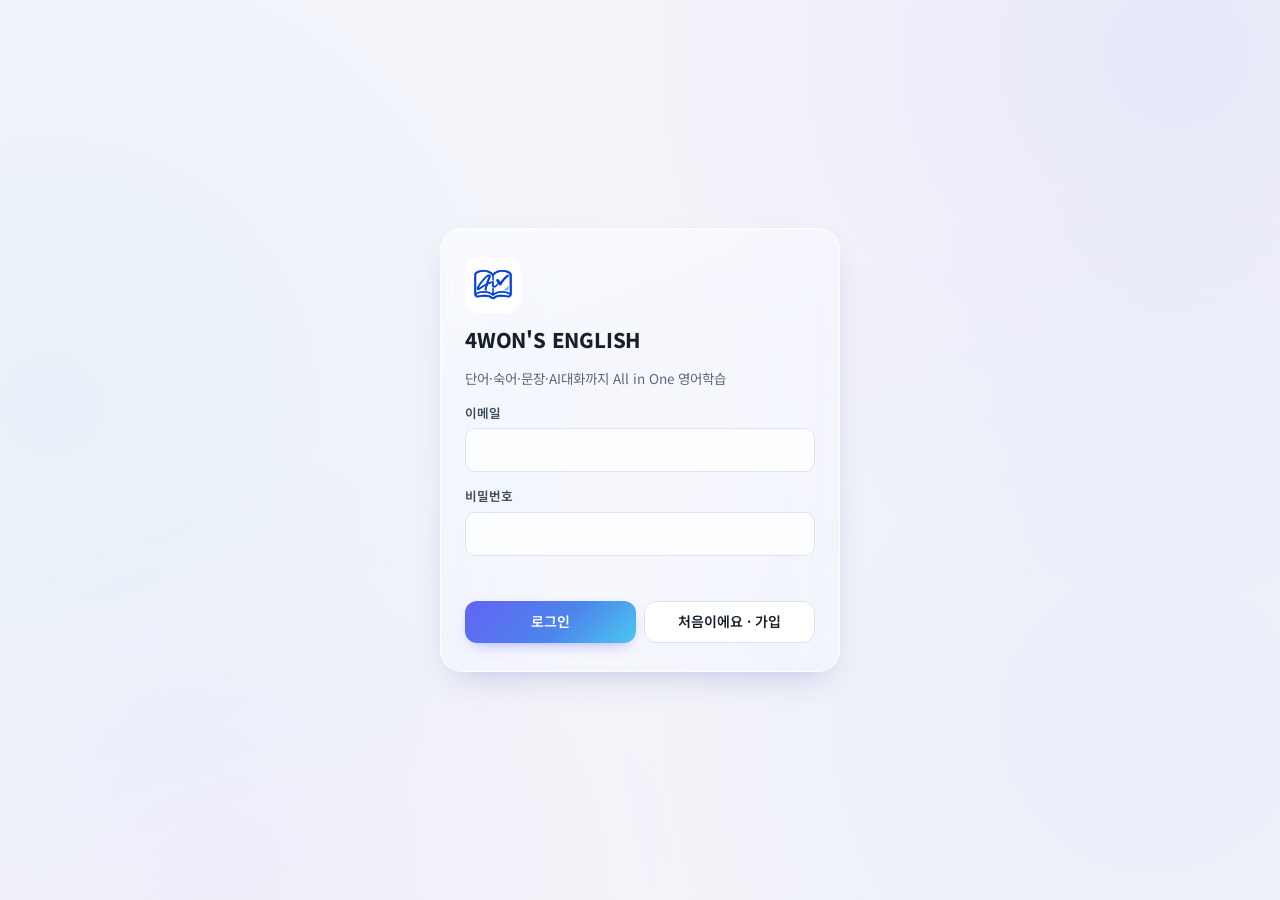
<file: docs/index.html>
<!doctype html>
<html lang="ko">
<head>
<meta charset="utf-8">
<meta name="viewport" content="width=device-width,initial-scale=1,viewport-fit=cover">
<title>4WON'S ENGLISH</title>
<meta name="description" content="하루 한 챕터 필수 영단어와 하루 한 표현 말하기 연습">
<meta name="theme-color" content="#f3f4f9">
<meta name="color-scheme" content="light">
<link rel="manifest" href="manifest.webmanifest">
<link rel="icon" type="image/png" href="icons/icon-192.png">
<link rel="apple-touch-icon" sizes="180x180" href="icons/apple-touch-icon-v2.png">
<meta name="apple-mobile-web-app-capable" content="yes">
<meta name="mobile-web-app-capable" content="yes">
<meta name="apple-mobile-web-app-status-bar-style" content="default">
<meta name="apple-mobile-web-app-title" content="4WON'S ENGLISH">
<link rel="preconnect" href="https://fonts.googleapis.com">
<link rel="preconnect" href="https://fonts.gstatic.com" crossorigin>
<link rel="stylesheet" href="https://fonts.googleapis.com/css2?family=Noto+Sans+KR:wght@400;500;700;800&display=swap">
<link rel="stylesheet" href="styles.css">
</head>
<body>

<section class="auth" id="auth" hidden>
  <form class="auth-card" id="authForm" novalidate>
    <img src="icons/icon-192.png" alt="" width="56" height="56">
    <h1>4WON'S ENGLISH</h1>
    <p>단어·숙어·문장·AI대화까지 All in One 영어학습</p>
    <div class="field">
      <label for="a-email">이메일</label>
      <input type="email" id="a-email" autocomplete="username" required>
    </div>
    <div class="field">
      <label for="a-pw">비밀번호</label>
      <input type="password" id="a-pw" autocomplete="current-password" minlength="8" required>
    </div>
    <div class="auth-msg" id="authMsg" role="status"></div>
    <div class="auth-acts">
      <button type="submit" class="btn primary" id="authLogin">로그인</button>
      <button type="button" class="btn" id="authSignup">처음이에요 · 가입</button>
    </div>
  </form>
</section>

<div class="shell" id="main" hidden>
  <aside class="side" aria-label="메뉴">
    <a class="side-brand" href="#home"><img src="icons/icon-192.png" alt="" width="30" height="30"><b>4WON'S ENGLISH</b></a>
    <nav class="side-nav" aria-label="화면">
      <button type="button" data-tab="home"><svg viewBox="0 0 24 24"><path d="M4 11l8-6.5 8 6.5"/><path d="M6 9.5V19h12V9.5"/></svg><span>홈</span></button>
      <button type="button" data-tab="words"><svg viewBox="0 0 24 24"><rect x="4" y="4" width="13" height="16" rx="2"/><path d="M8 9h5M8 13h3"/><path d="M17 7.5l3 1v11l-9 1"/></svg><span>단어장</span></button>
      <button type="button" data-tab="speak"><svg viewBox="0 0 24 24"><rect x="9" y="3" width="6" height="11" rx="3"/><path d="M5.5 11a6.5 6.5 0 0 0 13 0M12 17.5V21"/></svg><span>말하기</span></button>
      <button type="button" data-tab="wrong"><svg viewBox="0 0 24 24"><path d="M6 3.5h9l3 3V20.5H6z"/><path d="M9.5 10.5l5 5M14.5 10.5l-5 5"/></svg><span>오답 노트</span></button>
    </nav>
    <div class="side-foot">
      <p class="sync-line"><span class="sync-dot js-sync-dot"></span><span class="js-sync-note"></span></p>
      <button type="button" class="iconbtn js-settings" aria-label="설정" title="설정"><svg viewBox="0 0 24 24"><circle cx="12" cy="12" r="3"/><path d="M12 2.8v2.4M12 18.8v2.4M21.2 12h-2.4M5.2 12H2.8M18.5 5.5l-1.7 1.7M7.2 16.8l-1.7 1.7M18.5 18.5l-1.7-1.7M7.2 7.2L5.5 5.5"/></svg></button>
    </div>
  </aside>
  <div class="mainarea">
    <div class="mtop">
      <a class="brand" href="#home"><img src="icons/icon-192.png" alt="" width="30" height="30"><span><b>4WON'S ENGLISH</b><small><span class="sync-dot js-sync-dot"></span><span class="js-sync-note"></span></small></span></a>
      <button type="button" class="iconbtn js-settings" aria-label="설정" title="설정"><svg viewBox="0 0 24 24"><circle cx="12" cy="12" r="3"/><path d="M12 2.8v2.4M12 18.8v2.4M21.2 12h-2.4M5.2 12H2.8M18.5 5.5l-1.7 1.7M7.2 16.8l-1.7 1.7M18.5 18.5l-1.7-1.7M7.2 7.2L5.5 5.5"/></svg></button>
    </div>
    <main class="view" id="view"></main>
  </div>
  <nav class="bottom-nav" aria-label="화면">
      <button type="button" data-tab="home"><svg viewBox="0 0 24 24"><path d="M4 11l8-6.5 8 6.5"/><path d="M6 9.5V19h12V9.5"/></svg><span>홈</span></button>
      <button type="button" data-tab="words"><svg viewBox="0 0 24 24"><rect x="4" y="4" width="13" height="16" rx="2"/><path d="M8 9h5M8 13h3"/><path d="M17 7.5l3 1v11l-9 1"/></svg><span>단어장</span></button>
      <button type="button" data-tab="speak"><svg viewBox="0 0 24 24"><rect x="9" y="3" width="6" height="11" rx="3"/><path d="M5.5 11a6.5 6.5 0 0 0 13 0M12 17.5V21"/></svg><span>말하기</span></button>
      <button type="button" data-tab="wrong"><svg viewBox="0 0 24 24"><path d="M6 3.5h9l3 3V20.5H6z"/><path d="M9.5 10.5l5 5M14.5 10.5l-5 5"/></svg><span>오답 노트</span></button>
  </nav>
</div>

<dialog class="sheet" id="settings" aria-labelledby="settingsTitle">
  <div class="sheet-head"><h2 id="settingsTitle">설정</h2><button type="button" class="icon-btn" id="settingsClose" aria-label="닫기">×</button></div>
  <div id="settingsBody"></div>
</dialog>

<script src="vendor/supabase.js"></script>
<script src="config.js"></script>
<script type="module" src="js/main.js"></script>
</body>
</html>
</file>
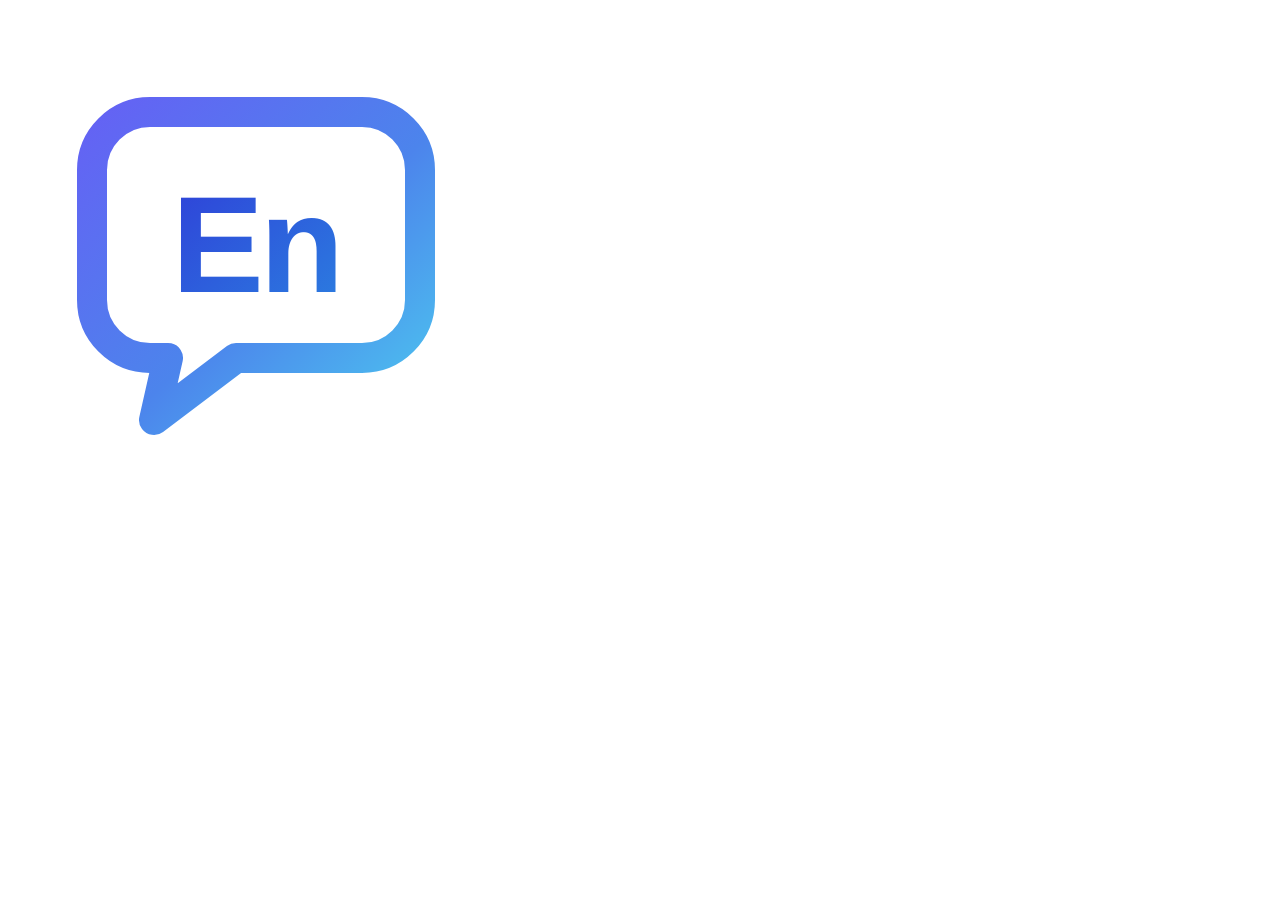
<file: tools/icon.html>
<!doctype html><html><head><style>html,body{margin:0;background:transparent}.t{width:512px;height:512px;background:#fff;border-radius:var(--r);overflow:hidden}</style></head><body><div class="t">
<svg width="512" height="512" viewBox="0 0 512 512" xmlns="http://www.w3.org/2000/svg">
<defs><linearGradient id="g" x1="0" y1="0" x2="1" y2="1"><stop offset="0" stop-color="#6462f4"/><stop offset=".55" stop-color="#4c84ec"/><stop offset="1" stop-color="#4cc6ef"/></linearGradient>
<linearGradient id="g2" x1="0" y1="0" x2="1" y2="1"><stop offset="0" stop-color="#2f3fd8"/><stop offset="1" stop-color="#2b7fe0"/></linearGradient></defs>
<path d="M150 112h212a58 58 0 0 1 58 58v130a58 58 0 0 1-58 58H236l-82 62 14-62h-18a58 58 0 0 1-58-58V170a58 58 0 0 1 58-58z" fill="none" stroke="url(#g)" stroke-width="30" stroke-linejoin="round"/>
<text x="256" y="292" text-anchor="middle" font-family="Segoe UI, Arial, sans-serif" font-weight="800" font-size="138" fill="url(#g2)" letter-spacing="-4">En</text>
</svg></div></body></html>
</file>
<file: docs/styles.css>
/* Same look as 4WON'S PLANNER: brand gradient (violet-blue → blue → aqua), faint brand light
   behind everything, liquid-glass cards, glass sidebar on desktop and a floating glass tab bar on phones.
   Words use the planner's brand gradient; speaking uses the planner's violet → rose pair. */
:root {
  --bg: #f3f4f9; --surface: #ffffff; --ink: #16202a; --ink-2: #3c4a58; --muted: #5b6977;
  --line: #dde2f3; --line-strong: #c9d0ec;
  --br-a: #6462f4; --br-b: #4c84ec; --br-c: #4cc6ef;
  --brand: linear-gradient(135deg, var(--br-a) 0%, var(--br-b) 55%, var(--br-c) 100%);
  --accent: #5a5cf0; --accent-ink: #ffffff; --soft: #eef0fe;
  --sp-a: #7a58ee; --sp-b: #cf5fc0;
  --brand2: linear-gradient(135deg, var(--sp-a) 0%, var(--sp-b) 100%);
  --accent2: #8a55dc; --soft2: #f5eefd;
  --glow-a: #5fd2f2; --glow-b: #6c6af5;
  --ok: #23946c; --ok-soft: #e2f4ec;
  --late: #bf3d2a; --late-soft: #fbe9e5;
  --amber: #c98812; --amber-soft: #fcf2dc;
  --mark: #f3cf5a;

  --glass: rgba(255,255,255,.28); --glass-in: rgba(255,255,255,.2);
  --glass-rim: rgba(255,255,255,.75); --glass-hi: rgba(255,255,255,.45);
  --glass-shadow: 0 14px 34px -16px rgba(58,64,170,.32);
  --glass-blur: blur(22px) saturate(1.7);
  --bg-light: radial-gradient(60vmax 60vmax at 92% 6%, rgba(100,98,244,.08), transparent 72%),
              radial-gradient(64vmax 64vmax at 4% 45%, rgba(76,198,239,.07), transparent 72%),
              radial-gradient(60vmax 60vmax at 90% 80%, rgba(76,132,236,.06), transparent 72%),
              radial-gradient(50vmax 50vmax at 18% 100%, rgba(160,120,250,.05), transparent 72%);
  --f-body: "Noto Sans KR", "Apple SD Gothic Neo", "Malgun Gothic", system-ui, sans-serif;
  --r: 10px;
  color-scheme: light;
}
* { box-sizing: border-box; }
html { -webkit-text-size-adjust: 100%; font-size: 15px; }
body { margin: 0; background: var(--bg-light), var(--bg); background-attachment: fixed; color: var(--ink); font-family: var(--f-body); font-size: 14px; line-height: 1.55; -webkit-tap-highlight-color: transparent; -webkit-font-smoothing: antialiased; }
button, input { font: inherit; color: inherit; }
button { cursor: pointer; }
button:disabled { cursor: default; }
svg { width: 22px; height: 22px; fill: none; stroke: currentColor; stroke-width: 1.8; stroke-linecap: round; stroke-linejoin: round; }
:focus-visible { outline: 2px solid var(--accent); outline-offset: 2px; }
[hidden] { display: none !important; }
h1, h2, h3 { margin: 0; line-height: 1.3; letter-spacing: -0.01em; text-wrap: balance; }
p { margin: 0; }
* { font-variant-numeric: tabular-nums; }
.muted { color: var(--muted); }
.small { font-size: .86rem; }
.center { text-align: center; }

/* ---------- glass surfaces ---------- */
.card, .wcard, .q-prompt, .stat, .level, .sess, .word-list, .empty, .auth-card, .bottom-nav, .ch-tile, .q-opt {
  background-color: var(--glass);
  -webkit-backdrop-filter: var(--glass-blur); backdrop-filter: var(--glass-blur);
  border: 1px solid var(--glass-rim);
  box-shadow: inset 0 1px 0 var(--glass-hi), var(--glass-shadow);
}
.card, .wcard, .q-prompt, .stat, .level, .empty, .auth-card { position: relative; border-radius: 22px; }
.card::before, .wcard::before, .q-prompt::before, .stat::before, .level::before, .auth-card::before {
  content: ""; position: absolute; inset: 0; border-radius: inherit; pointer-events: none;
  background: linear-gradient(160deg, var(--glass-hi) 0%, transparent 38%);
}
.card > *, .wcard > *, .q-prompt > *, .stat > *, .level > *, .auth-card > * { position: relative; }

/* ---------- buttons ---------- */
.btn { display: inline-flex; align-items: center; justify-content: center; gap: 6px; min-height: 42px; padding: 0 18px; border-radius: 12px; border: 1px solid var(--line); background: var(--surface); font-weight: 600; transition: filter .15s, background .15s, border-color .15s, transform .1s; }
.btn:hover:not(:disabled) { border-color: var(--line-strong); }
.btn:active:not(:disabled) { transform: scale(.98); }
.btn:disabled { opacity: .45; }
.btn.primary { background: var(--brand) border-box; border-color: transparent; color: var(--accent-ink); box-shadow: 0 6px 16px -8px color-mix(in srgb, var(--br-a) 70%, transparent); }
.btn.primary.alt { background: var(--brand2) border-box; box-shadow: 0 6px 16px -8px color-mix(in srgb, var(--sp-b) 70%, transparent); }
.btn.primary:hover:not(:disabled) { filter: brightness(1.06) saturate(1.05); }
.btn.ghost { border-color: transparent; background: transparent; color: var(--ink-2); }
.btn.ghost:hover:not(:disabled) { background: rgba(90, 92, 240, .07); }
.btn.small { min-height: 34px; padding: 0 12px; font-size: .9rem; }
.btn.block { width: 100%; }
.iconbtn { width: 36px; height: 36px; border-radius: 8px; border: 1px solid var(--line); background: var(--surface); display: grid; place-items: center; padding: 0; flex: none; color: var(--ink); }
.iconbtn svg { width: 18px; height: 18px; }
.icon-btn { display: inline-grid; place-items: center; width: 38px; height: 38px; border: 0; border-radius: 50%; background: transparent; color: var(--ink-2); font-size: 22px; line-height: 1; flex: none; }
.icon-btn:hover { background: rgba(90, 92, 240, .08); }
.icon-btn.speak { color: var(--accent); }
.icon-btn.speak.small { width: 30px; height: 30px; }
.icon-btn.speak.small svg { width: 17px; height: 17px; }
.back { border: 0; background: none; color: var(--muted); padding: 4px 0; font-size: .9rem; justify-self: start; }
.back:hover { color: var(--accent); }

/* ---------- auth ---------- */
.auth { min-height: 100dvh; display: grid; place-items: center; padding: calc(24px + env(safe-area-inset-top, 0px)) 16px calc(24px + env(safe-area-inset-bottom, 0px)); }
.auth-card { width: min(400px, 100%); padding: 28px 24px; display: grid; gap: 14px; }
.auth-card img { border-radius: 14px; }
.auth-card h1 { font-size: 1.35rem; font-weight: 800; }
.auth-card > p { color: var(--muted); font-size: .9rem; }
.field { display: grid; gap: 6px; }
.field label { font-size: .84rem; font-weight: 600; color: var(--ink-2); }
.field input { height: 44px; border: 1px solid var(--line); border-radius: 10px; padding: 0 12px; background: rgba(255,255,255,.75); }
.field input:focus { outline: none; border-color: var(--accent); box-shadow: 0 0 0 3px var(--soft); }
.auth-msg { min-height: 1.3em; font-size: .86rem; color: var(--ink-2); }
.auth-msg.err { color: var(--late); }
.auth-acts { display: flex; gap: 8px; flex-wrap: wrap; }
.auth-acts .btn { flex: 1 1 140px; }

/* ---------- shell: desktop = glass sidebar, phones = top row + floating tab bar ---------- */
.shell { min-height: 100dvh; }
.side { display: none; }
.bottom-nav { display: none; }
.mainarea { min-width: 0; padding: calc(16px + env(safe-area-inset-top, 0px)) max(16px, env(safe-area-inset-right, 0px)) calc(40px + env(safe-area-inset-bottom, 0px)) max(16px, env(safe-area-inset-left, 0px)); }
.view { max-width: 760px; margin: 0 auto; }
.view-inner { display: grid; gap: 16px; animation: rise .25s ease-out; }
@keyframes rise { from { opacity: 0; transform: translateY(6px); } }
.mtop { display: flex; align-items: center; gap: 10px; margin-bottom: 14px; }
.mtop .brand { flex: 1; min-width: 0; display: flex; align-items: center; gap: 10px; color: var(--ink); text-decoration: none; }
.mtop .brand img { border-radius: 8px; }
.mtop .brand > span { display: grid; }
.mtop .brand b { font-size: 1.05rem; font-weight: 800; }
.mtop .brand small { display: flex; align-items: center; gap: 6px; color: var(--muted); font-size: .76rem; }
.mtop .iconbtn { width: 44px; height: 44px; background: transparent; border: 0; }
.sync-dot { width: 7px; height: 7px; border-radius: 50%; background: var(--muted); flex: none; }
.sync-dot.ok { background: var(--ok); } .sync-dot.wait { background: var(--amber); } .sync-dot.err { background: var(--late); }

@media (min-width: 900px) {
  .shell { display: grid; grid-template-columns: 250px minmax(0, 1fr); }
  .side { display: flex; flex-direction: column; gap: 18px; position: sticky; top: 0; height: 100dvh; padding: 20px 12px 14px; background: var(--glass); -webkit-backdrop-filter: var(--glass-blur); backdrop-filter: var(--glass-blur); border-right: 1px solid var(--glass-rim); }
  .mtop { display: none; }
  .mainarea { padding: 30px 36px 56px; }
}
.side-brand { display: flex; align-items: center; gap: 10px; padding: 0 6px; color: var(--ink); text-decoration: none; }
.side-brand img { border-radius: 8px; }
.side-brand b { font-size: .98rem; font-weight: 800; }
.side-nav { display: grid; gap: 2px; }
.side-nav button { display: flex; align-items: center; gap: 10px; width: 100%; background: none; border: 0; padding: 9px 10px; border-radius: 10px; text-align: left; color: var(--ink); }
.side-nav svg { width: 18px; height: 18px; }
.side-nav button:hover { background: rgba(255,255,255,.55); }
.side-nav button[aria-current="true"] { background: var(--soft); color: var(--accent); font-weight: 700; }
.side-foot { margin-top: auto; display: flex; align-items: center; gap: 8px; padding: 10px 4px 0; border-top: 1px solid var(--line); }
.sync-line { flex: 1; font-size: .78rem; color: var(--muted); display: flex; align-items: center; gap: 6px; }

@media (max-width: 899px) {
  .mainarea { padding-bottom: calc(104px + env(safe-area-inset-bottom, 0px)); }
  .bottom-nav {
    display: grid; grid-template-columns: repeat(4, 1fr); gap: 2px; position: fixed; z-index: 30;
    left: max(12px, env(safe-area-inset-left, 0px)); right: max(12px, env(safe-area-inset-right, 0px));
    bottom: calc(10px + env(safe-area-inset-bottom, 0px)); border-radius: 28px; padding: 6px;
  }
  .bottom-nav button { display: flex; flex-direction: column; align-items: center; gap: 2px; background: none; border: 0; padding: 7px 0; border-radius: 22px; font-size: 11px; color: var(--muted); }
  .bottom-nav svg { width: 22px; height: 22px; }
  .bottom-nav button[aria-current="true"] { background: var(--brand); color: var(--accent-ink); font-weight: 700; box-shadow: inset 0 1px 0 rgba(255,255,255,.5), 0 6px 16px -8px color-mix(in srgb, var(--br-a) 70%, transparent); }
  .toast { bottom: calc(96px + env(safe-area-inset-bottom, 0px)); }
}

/* ---------- page parts ---------- */
.page-head { display: grid; gap: 6px; }
.page-head.tight { gap: 4px; }
.page-head h1 { font-size: 1.5rem; font-weight: 800; }
.eyebrow { font-size: .84rem; font-weight: 700; color: var(--accent); }
.card { padding: 18px 20px; }
.chip { display: inline-flex; align-items: center; height: 24px; padding: 0 10px; border-radius: 999px; background: var(--soft); color: var(--accent); font-size: .78rem; font-weight: 700; width: fit-content; }
.chip.alt { background: var(--soft2); color: var(--accent2); }
.chip.ok { background: var(--ok-soft); color: var(--ok); }
.chip.warn { background: var(--amber-soft); color: #8d5f0b; }
.notice { background: var(--amber-soft); color: #6d4a0c; border-radius: 12px; padding: 12px 14px; font-size: .9rem; }
.empty { display: grid; justify-items: center; gap: 14px; padding: 40px 16px; text-align: center; color: var(--muted); border-style: dashed; }
.bar { height: 8px; border-radius: 99px; background: rgba(90, 92, 240, .1); overflow: hidden; }
.bar-fill { height: 100%; background: var(--brand); border-radius: 99px; transition: width .35s ease; }
.bar.alt .bar-fill { background: var(--brand2); }
.pos { display: inline-block; font-size: .76rem; color: var(--muted); border: 1px solid var(--line); background: rgba(255,255,255,.6); border-radius: 999px; padding: 0 8px; line-height: 20px; }

/* ---------- home ---------- */
.today-grid { display: grid; grid-template-columns: 1fr 1fr; gap: 14px; }
@media (max-width: 640px) { .today-grid { grid-template-columns: 1fr; } }
.today { display: grid; gap: 8px; align-content: start; }
.today .btn { margin-top: 8px; }
.today h2 { font-size: 1.25rem; font-weight: 800; }
.today-top { display: flex; align-items: center; justify-content: space-between; gap: 8px; }
.today-meta { font-size: .84rem; color: var(--muted); }
.pattern { font-weight: 800; letter-spacing: -0.01em; }
.today .pattern { color: var(--accent2); }
.stats { display: grid; grid-template-columns: repeat(3, 1fr); gap: 10px; }
.stat { display: grid; gap: 2px; justify-items: start; padding: 14px 16px; text-align: left; }
.stat b { font-size: 1.8rem; font-weight: 800; line-height: 1.1; }
.stat b.warn { color: var(--late); }
.stat span { font-size: .8rem; color: var(--muted); }
.stat.as-btn:hover { border-color: #fff; }
.progress { display: grid; gap: 4px; }
.progress h3 { font-size: 1rem; margin-bottom: 6px; }
.prog-row { display: grid; grid-template-columns: 56px 1fr 60px; align-items: center; gap: 12px; border: 0; background: none; padding: 8px 4px; border-radius: 10px; text-align: left; }
.prog-row:hover { background: rgba(255,255,255,.5); }
.prog-row.off { opacity: .5; }
.prog-name { font-weight: 700; font-size: .92rem; }
.prog-num { font-size: .86rem; color: var(--muted); text-align: right; }

/* ---------- words ---------- */
.level-list { display: grid; gap: 12px; }
.level { display: grid; gap: 8px; text-align: left; padding: 18px 20px; }
.level:hover:not(:disabled) { border-color: #fff; transform: translateY(-1px); }
.level.off { opacity: .55; }
.level-top { display: flex; justify-content: space-between; align-items: baseline; }
.level-top b { font-size: 1.2rem; font-weight: 800; }
.ch-grid { display: grid; grid-template-columns: repeat(6, 1fr); gap: 8px; }
@media (max-width: 520px) { .ch-grid { grid-template-columns: repeat(5, 1fr); } }
.ch-tile { aspect-ratio: 1; display: grid; place-content: center; justify-items: center; border-radius: 16px; transition: transform .12s; }
.ch-tile b { font-size: 1.3rem; font-weight: 800; line-height: 1.2; }
.ch-tile span { font-size: .72rem; color: var(--muted); }
.ch-tile.open { border: 1.5px solid var(--accent); box-shadow: 0 0 0 3px var(--soft), var(--glass-shadow); }
.ch-tile.open b { color: var(--accent); }
.ch-tile.going { border-color: var(--amber); background-color: rgba(252, 242, 220, .7); }
.ch-tile.done { background: var(--brand) border-box; border-color: transparent; color: #fff; }
.ch-tile.done span { color: rgba(255, 255, 255, .88); }
.ch-tile.locked { background: transparent; box-shadow: none; border-color: var(--line); opacity: .5; -webkit-backdrop-filter: none; backdrop-filter: none; }
.ch-tile:hover:not(:disabled) { transform: translateY(-1px); }

/* ---------- chapter ---------- */
.stepper { list-style: none; display: flex; gap: 6px; padding: 0; margin: 6px 0 0; flex-wrap: wrap; }
.stepper li { display: flex; align-items: center; gap: 6px; height: 30px; padding: 0 12px 0 5px; border-radius: 99px; background: rgba(255,255,255,.55); border: 1px solid var(--line); color: var(--muted); font-size: .84rem; font-weight: 600; }
.stepper .dot { width: 20px; height: 20px; border-radius: 50%; display: grid; place-items: center; background: #fff; font-size: .72rem; }
.stepper li.done { background: var(--soft); border-color: transparent; color: var(--accent); }
.stepper li.on { background: var(--brand) border-box; border-color: transparent; color: #fff; }
.stepper li.on .dot { color: var(--accent); }
.stage { display: grid; gap: 16px; }
.stage-intro { display: grid; gap: 4px; }
.stage-intro h2 { font-size: 1.15rem; font-weight: 800; }
.cards { display: grid; gap: 12px; }
.cards-top { display: flex; justify-content: space-between; align-items: center; }
.cards-body { display: grid; gap: 14px; }
.wcard { padding: 22px 22px 24px; display: grid; gap: 6px; min-height: 300px; align-content: start; touch-action: pan-y; user-select: none; animation: rise .2s ease-out; }
.wcard-head { display: flex; justify-content: space-between; align-items: center; }
.wcard-en { font-size: clamp(40px, 11vw, 56px); font-weight: 800; letter-spacing: -0.025em; line-height: 1.15; margin-top: 16px; word-break: break-word; color: var(--ink); }
.wcard-ko { font-size: 1.45rem; font-weight: 700; color: var(--ink); }
.wcard-ex { margin-top: 22px; padding-top: 16px; border-top: 1px solid var(--line); display: grid; gap: 4px; }
.ex-en { display: flex; align-items: center; gap: 4px; font-size: 1.05rem; flex-wrap: wrap; }
.ex-en .hl { color: var(--accent); background: linear-gradient(transparent 60%, color-mix(in srgb, var(--mark) 70%, transparent) 60%, color-mix(in srgb, var(--mark) 70%, transparent) 92%, transparent 92%); padding: 0 2px; }
.ex-ko { font-size: .92rem; color: var(--muted); }
.dots { display: flex; justify-content: center; gap: 5px; flex-wrap: wrap; }
.dots span { width: 6px; height: 6px; border-radius: 50%; background: rgba(90, 92, 240, .16); }
.dots span.seen { background: rgba(90, 92, 240, .4); }
.dots span.on { background: var(--brand); width: 18px; border-radius: 3px; }
.cards-nav { display: grid; grid-template-columns: 1fr 2fr; gap: 10px; }
.word-list { list-style: none; margin: 0; padding: 0; border-radius: 18px; overflow: hidden; }
.word-list li { display: grid; grid-template-columns: minmax(90px, 1fr) 2fr auto; align-items: center; gap: 10px; padding: 10px 8px 10px 16px; border-bottom: 1px solid var(--line); }
.word-list li:last-child { border-bottom: 0; }
.word-list b { font-weight: 800; font-size: 1.05rem; letter-spacing: -0.01em; }
.word-list span { color: var(--ink-2); font-size: .92rem; }
.word-list.compact { box-shadow: none; background: rgba(255,255,255,.5); border-color: var(--line); }
.word-list.wrong li { grid-template-columns: minmax(90px, 1fr) 2fr auto auto; grid-template-areas: 'en ko sp x' 'meta meta sp x'; row-gap: 0; }
.word-list.wrong li b { grid-area: en; } .word-list.wrong li > span { grid-area: ko; } .word-list.wrong li small { grid-area: meta; font-size: .76rem; }
.word-list.wrong .speak { grid-area: sp; } .word-list.wrong .x { grid-area: x; color: var(--muted); }

/* ---------- quiz ---------- */
.quiz { display: grid; gap: 16px; }
.quiz-top { display: grid; grid-template-columns: 1fr auto; align-items: center; gap: 12px; }
.quiz-count { font-size: .86rem; color: var(--muted); }
.quiz-body { display: grid; gap: 14px; }
.q-prompt { padding: 28px 20px; display: grid; justify-items: center; gap: 8px; text-align: center; }
.q-hint { font-size: .86rem; color: var(--muted); }
.q-word { font-size: clamp(36px, 10vw, 48px); font-weight: 800; letter-spacing: -0.02em; line-height: 1.2; word-break: break-word; }
.q-word.ko { font-size: clamp(24px, 7vw, 30px); letter-spacing: -0.01em; }
.q-opts { display: grid; grid-template-columns: 1fr 1fr; gap: 10px; }
@media (max-width: 480px) { .q-opts { grid-template-columns: 1fr; } }
.q-opt { display: flex; align-items: center; gap: 12px; min-height: 58px; padding: 10px 16px; border-radius: 16px; text-align: left; font-weight: 600; transition: border-color .15s, background .15s; }
.q-opts.en .q-opt { font-size: 1.15rem; font-weight: 700; letter-spacing: -0.01em; }
.q-opt:hover:not(:disabled) { border-color: var(--accent); }
.q-key { width: 24px; height: 24px; border-radius: 7px; background: rgba(90, 92, 240, .08); display: grid; place-items: center; font-size: .76rem; font-weight: 700; color: var(--accent); flex: none; }
.q-opt.right { border-color: var(--ok); background: var(--ok-soft); color: var(--ok); }
.q-opt.wrong { border-color: var(--late); background: var(--late-soft); color: var(--late); animation: shake .3s; }
.q-opt:disabled:not(.right):not(.wrong) { opacity: .5; }
.q-next { display: grid; gap: 10px; justify-items: center; }
.q-explain { font-size: 1rem; }
.q-explain b { font-weight: 800; font-size: 1.2rem; }
.type-hint { min-height: 40px; display: flex; align-items: center; justify-content: center; gap: 6px; font-family: ui-monospace, monospace; font-size: 22px; letter-spacing: .08em; color: var(--ink-2); white-space: pre; }
.type-hint .reveal { font-family: var(--f-body); font-weight: 800; font-size: 30px; letter-spacing: -0.01em; color: var(--accent2); }
.type-form { display: grid; grid-template-columns: 1fr auto; gap: 8px; }
.type-input { height: 54px; border-radius: 14px; border: 1.5px solid var(--line-strong); padding: 0 16px; font-size: 1.35rem; font-weight: 600; background: rgba(255,255,255,.85); min-width: 0; }
.type-input:focus { outline: none; border-color: var(--accent); box-shadow: 0 0 0 3px var(--soft); }
.type-input.right { border-color: var(--ok); background: var(--ok-soft); }
.type-input.shake { animation: shake .3s; border-color: var(--late); }
.type-form .btn { height: 54px; padding: 0 22px; }
.type-msg { min-height: 22px; text-align: center; font-size: .92rem; color: var(--ink-2); }
.type-msg.ok { color: var(--ok); font-weight: 700; }
.type-msg.err { color: var(--late); }
.type-msg.warn { color: #8d5f0b; }
.type-tools { display: flex; justify-content: center; }
@keyframes shake { 25% { transform: translateX(-5px); } 50% { transform: translateX(5px); } 75% { transform: translateX(-3px); } }

/* ---------- results ---------- */
.done-card { display: grid; gap: 12px; justify-items: start; }
.done-card h2 { font-size: 1.25rem; font-weight: 800; }
.celebrate { background-image: radial-gradient(120% 90% at 100% 0%, rgba(100, 98, 244, .12), transparent 60%), radial-gradient(90% 80% at 0% 100%, rgba(76, 198, 239, .12), transparent 60%); }
.score-row { display: flex; gap: 12px; }
.score { display: grid; padding: 12px 18px; border-radius: 14px; background: rgba(255,255,255,.6); border: 1px solid var(--glass-rim); }
.score b { font-size: 1.7rem; font-weight: 800; line-height: 1.2; color: var(--accent); }
.score span { font-size: .8rem; color: var(--muted); }
.menu-btns { display: flex; flex-wrap: wrap; gap: 8px; }
.result-btns { display: flex; flex-wrap: wrap; gap: 8px; justify-content: flex-end; align-items: center; }
.done-card .word-list { width: 100%; }

/* ---------- speaking ---------- */
.sess-list { display: grid; gap: 8px; }
.sess { display: grid; grid-template-columns: 40px 1fr auto; align-items: center; gap: 12px; padding: 12px 16px 12px 12px; border-radius: 18px; text-align: left; }
.sess-n { width: 40px; height: 40px; border-radius: 12px; display: grid; place-items: center; background: rgba(138, 85, 220, .08); color: var(--accent2); font-weight: 800; }
.sess-text { display: grid; min-width: 0; }
.sess-text b { font-weight: 800; font-size: 1.05rem; letter-spacing: -0.01em; }
.sess-text small { color: var(--muted); font-size: .84rem; overflow: hidden; text-overflow: ellipsis; white-space: nowrap; }
.sess-state { font-size: .84rem; color: var(--muted); font-weight: 600; }
.sess.open { border: 1.5px solid var(--sp-a); box-shadow: 0 0 0 3px var(--soft2), var(--glass-shadow); }
.sess.open .sess-state { color: var(--accent2); }
.sess.done .sess-n { background: var(--brand2); color: #fff; }
.sess.locked { opacity: .5; background: transparent; box-shadow: none; border-color: var(--line); -webkit-backdrop-filter: none; backdrop-filter: none; }
.sp-intro { display: grid; gap: 10px; }
.pattern.big { font-size: clamp(30px, 8vw, 40px); color: var(--accent2); }
.sp-title { font-weight: 700; }
.sp-tip { color: var(--ink-2); font-size: .98rem; }
.sp-example { background: rgba(255,255,255,.55); border: 1px solid var(--glass-rim); border-radius: 14px; padding: 12px 14px; display: grid; gap: 2px; margin: 4px 0 8px; }
.sp-example .en, .sp-answer .en { display: flex; align-items: center; gap: 4px; font-size: 1.15rem; font-weight: 700; letter-spacing: -0.01em; flex-wrap: wrap; }
.sp-card { display: grid; gap: 12px; justify-items: center; text-align: center; padding: 28px 20px; }
.sp-card.passed { border-color: var(--ok); box-shadow: 0 0 0 3px var(--ok-soft), var(--glass-shadow); }
.sp-ko { font-size: clamp(22px, 6.5vw, 28px); font-weight: 800; line-height: 1.4; }
.sp-answer { background: var(--soft2); border-radius: 14px; padding: 12px 16px; display: grid; gap: 2px; justify-items: center; width: 100%; }
.sp-answer .en { color: var(--accent2); }
.sp-heard { min-height: 24px; font-size: 1.05rem; color: var(--ink-2); }
.sp-status { min-height: 22px; font-size: .92rem; color: var(--ink-2); }
.sp-status.ok { color: var(--ok); font-weight: 700; }
.sp-status.err { color: var(--late); }
.sp-counter { display: flex; align-items: center; gap: 6px; }
.sp-counter span { width: 14px; height: 14px; border-radius: 50%; border: 2px solid var(--sp-a); }
.sp-counter span.on { background: var(--brand2); border-color: transparent; }
.sp-counter small { margin-left: 4px; color: var(--ink-2); font-weight: 600; }
.sp-controls { display: grid; gap: 8px; justify-items: center; width: 100%; }
.sp-controls .type-form { width: 100%; }
.sp-controls .type-input { font-size: 1.1rem; }
.mic { display: grid; justify-items: center; gap: 8px; border: 0; background: none; color: var(--ink-2); font-size: .92rem; font-weight: 600; }
.mic svg { width: 76px; height: 76px; padding: 20px; border-radius: 50%; background: var(--brand2); color: #fff; stroke-width: 2; box-shadow: inset 0 1px 0 rgba(255,255,255,.5), 0 10px 24px -8px color-mix(in srgb, var(--sp-b) 70%, transparent); transition: transform .15s; }
.mic:hover svg { transform: scale(1.04); }
.mic.on svg { background: linear-gradient(135deg, #e0566a, var(--sp-b)); animation: pulse 1.2s infinite; }
@keyframes pulse { 0% { box-shadow: 0 0 0 0 rgba(207, 95, 192, .45); } 100% { box-shadow: 0 0 0 22px rgba(207, 95, 192, 0); } }
.sent-list { list-style: none; margin: 0; padding: 0; width: 100%; display: grid; gap: 8px; }
.sent-list li { display: grid; grid-template-columns: 1fr auto; grid-template-areas: 'ko sp' 'en sp'; align-items: center; padding: 10px 12px; border: 1px solid var(--line); background: rgba(255,255,255,.5); border-radius: 12px; }
.sent-list .muted { grid-area: ko; font-size: .84rem; }
.sent-list b { grid-area: en; font-weight: 700; }
.sent-list .speak { grid-area: sp; }

/* ---------- settings sheet ---------- */
.sheet { border: 1px solid var(--glass-rim); border-radius: 22px; padding: 0; width: min(440px, calc(100% - 32px)); background: rgba(255,255,255,.88); -webkit-backdrop-filter: var(--glass-blur); backdrop-filter: var(--glass-blur); box-shadow: inset 0 1px 0 var(--glass-hi), 0 24px 60px -20px rgba(58,64,170,.45); color: var(--ink); }
.sheet::backdrop { background: rgba(10, 16, 22, .45); }
.sheet-head { display: flex; justify-content: space-between; align-items: center; padding: 14px 12px 4px 20px; }
.sheet-head h2 { font-size: 1.15rem; font-weight: 800; }
#settingsBody { display: grid; padding: 4px 20px 20px; }
.set-row { display: flex; justify-content: space-between; align-items: center; gap: 12px; padding: 14px 0; border-bottom: 1px solid var(--line); }
.set-label { display: grid; font-weight: 600; font-size: .92rem; }
.set-label small { font-weight: 400; color: var(--muted); }
.set-row input[type="checkbox"] { width: 22px; height: 22px; accent-color: var(--accent); }
.set-note { font-size: .84rem; color: var(--muted); padding-top: 14px; }
.seg { display: flex; background: rgba(90, 92, 240, .08); border-radius: 10px; padding: 3px; }
.seg-btn { border: 0; background: none; height: 32px; padding: 0 12px; border-radius: 8px; font-size: .86rem; font-weight: 600; color: var(--ink-2); }
.seg-btn.on { background: #fff; color: var(--accent); box-shadow: 0 1px 2px rgba(0, 0, 0, .08); }

.toast { position: fixed; left: 50%; bottom: calc(24px + env(safe-area-inset-bottom, 0px)); transform: translate(-50%, 20px); background: var(--ink); color: #fff; padding: 10px 16px; border-radius: 10px; font-size: .9rem; opacity: 0; pointer-events: none; transition: .2s; z-index: 50; }
.toast.show { opacity: 1; transform: translate(-50%, 0); }

@supports not ((backdrop-filter: blur(1px)) or (-webkit-backdrop-filter: blur(1px))) {
  .card, .wcard, .q-prompt, .stat, .level, .sess, .word-list, .empty, .auth-card, .bottom-nav, .ch-tile, .q-opt, .side { background-color: var(--surface); }
}
@media (prefers-reduced-transparency: reduce) {
  .card, .wcard, .q-prompt, .stat, .level, .sess, .word-list, .empty, .auth-card, .bottom-nav, .ch-tile, .q-opt, .side { background-color: var(--surface); -webkit-backdrop-filter: none; backdrop-filter: none; }
}
@media (prefers-reduced-motion: reduce) { *, *::before, *::after { animation-duration: .01ms !important; transition-duration: .01ms !important; } }

/* ---------- words / idioms switch, three "today" cards, word images ---------- */
.course-seg { display: inline-flex; gap: 4px; padding: 4px; border-radius: 16px; width: fit-content; background: var(--glass); -webkit-backdrop-filter: var(--glass-blur); backdrop-filter: var(--glass-blur); border: 1px solid var(--glass-rim); box-shadow: inset 0 1px 0 var(--glass-hi), var(--glass-shadow); }
.course-btn { border: 0; background: none; height: 40px; padding: 0 22px; border-radius: 12px; font-size: 1.1rem; font-weight: 800; color: var(--muted); }
.course-btn.on { background: var(--brand) border-box; color: #fff; box-shadow: 0 6px 16px -8px color-mix(in srgb, var(--br-a) 70%, transparent); }
.course-btn:not(.on):hover { color: var(--ink); }
.chip.idiom { background: #e3f5f8; color: #12808f; }
.today-grid { grid-template-columns: repeat(3, minmax(0, 1fr)); }
@media (max-width: 760px) { .today-grid { grid-template-columns: minmax(0, 1fr); } }
.prog-row { grid-template-columns: 76px 1fr 60px; }
.wcard-main { display: grid; grid-template-columns: minmax(0, 1fr) auto; align-items: center; gap: 12px; margin-top: 16px; }
.wcard-main .wcard-en { margin-top: 0; }
.wcard-en.phrase { font-size: clamp(30px, 8vw, 42px); }
.wcard-img { width: 120px; height: 120px; object-fit: contain; filter: drop-shadow(0 10px 14px rgba(58, 64, 170, .22)); animation: pop .35s cubic-bezier(.22, 1, .36, 1); }
@media (max-width: 480px) { .wcard-img { width: 92px; height: 92px; } }
@keyframes pop { from { opacity: 0; transform: scale(.85); } }

/* ---------- AI role-play ---------- */
.sess-row { display: grid; grid-template-columns: minmax(0, 1fr) auto; gap: 8px; }
.sess-row > .sess:only-child { grid-column: 1 / -1; }
.sess-chat { display: grid; align-content: center; justify-items: start; gap: 0; min-width: 116px; padding: 8px 14px; border-radius: 18px; border: 1.5px solid transparent; background: var(--brand2) border-box; color: #fff; text-align: left; box-shadow: 0 6px 16px -8px color-mix(in srgb, var(--sp-b) 70%, transparent); }
.sess-chat b { font-size: .9rem; }
.sess-chat small { font-size: .74rem; opacity: .9; max-width: 120px; overflow: hidden; text-overflow: ellipsis; white-space: nowrap; }
.sess-chat.done { background: var(--glass); color: var(--accent2); border-color: var(--sp-a); -webkit-backdrop-filter: var(--glass-blur); backdrop-filter: var(--glass-blur); box-shadow: inset 0 1px 0 var(--glass-hi), var(--glass-shadow); }
@media (max-width: 480px) { .sess-row { grid-template-columns: minmax(0, 1fr); } .sess-chat { min-width: 0; grid-template-columns: auto 1fr; gap: 8px; align-items: baseline; } .sess-chat small { max-width: none; } }
.chat-invite { display: flex; align-items: center; justify-content: space-between; gap: 14px; flex-wrap: wrap; }
.chat-invite h3 { font-size: 1.1rem; font-weight: 800; margin: 6px 0 2px; }
.chat-head { display: grid; gap: 6px; }
.chat-head h1 { font-size: 1.3rem; font-weight: 800; }
.chat-roles { display: flex; gap: 14px; flex-wrap: wrap; font-size: .92rem; }
.chat-roles b, .chat-goal b { color: var(--accent2); margin-right: 4px; }
.chat-goal { font-size: .92rem; }
.chat-head .pattern { color: var(--accent2); }
.chat-used { font-size: .82rem; font-weight: 700; color: var(--muted); }
.chat-used.ok { color: var(--ok); }
.chat-log { display: grid; gap: 10px; align-content: start; }
.bubble { max-width: 82%; padding: 10px 14px; border-radius: 18px; display: grid; gap: 4px; animation: rise .2s ease-out; }
.bubble.ai { justify-self: start; border-bottom-left-radius: 6px; background-color: var(--glass); -webkit-backdrop-filter: var(--glass-blur); backdrop-filter: var(--glass-blur); border: 1px solid var(--glass-rim); box-shadow: inset 0 1px 0 var(--glass-hi), var(--glass-shadow); }
.bubble.me { justify-self: end; border-bottom-right-radius: 6px; background: var(--brand2) border-box; color: #fff; }
.bubble-en { font-size: 1.02rem; font-weight: 500; }
.bubble-ko { font-size: .88rem; color: var(--muted); }
.bubble-tools { display: flex; align-items: center; gap: 4px; margin-left: -6px; }
.linkbtn { border: 0; background: none; padding: 2px 6px; color: var(--accent); font-size: .82rem; font-weight: 600; border-radius: 6px; }
.linkbtn:hover { background: var(--soft); }
.me-wrap { display: grid; justify-items: end; gap: 4px; }
.bubble-fb { max-width: 82%; display: flex; flex-wrap: wrap; align-items: center; justify-content: flex-end; gap: 2px 6px; font-size: .84rem; color: var(--muted); text-align: right; }
.bubble-fb.ok { color: var(--ok); font-weight: 600; }
.bubble-fb.fix { background: var(--soft2); border-radius: 12px; padding: 6px 6px 6px 12px; color: var(--ink); text-align: left; justify-content: flex-start; }
.fb-label { font-size: .76rem; font-weight: 700; color: var(--accent2); }
.fb-better { font-weight: 700; }
.fb-note { flex-basis: 100%; font-size: .8rem; color: var(--ink-2); }
.bubble.typing { flex-direction: row; display: flex; gap: 4px; padding: 14px 16px; }
.bubble.typing span { width: 7px; height: 7px; border-radius: 50%; background: var(--sp-a); opacity: .4; animation: blink 1.2s infinite; }
.bubble.typing span:nth-child(2) { animation-delay: .2s; } .bubble.typing span:nth-child(3) { animation-delay: .4s; }
@keyframes blink { 50% { opacity: 1; } }
.chat-composer { display: grid; gap: 8px; justify-items: center; padding-top: 4px; }
.chat-composer .type-form { width: 100%; }
.chat-composer .type-input { font-size: 1.05rem; }
.mic:disabled { opacity: .55; }
.chat-end { display: flex; justify-content: center; }
.fix-item { grid-template-areas: 'ko sp' 'en sp' 'note note' !important; }
.fix-item .fb-note { grid-area: note; margin-top: 2px; }

/* ---------- five tiers · level test ---------- */
.cefr { margin-left: 8px; font-size: .74rem; font-weight: 700; color: var(--muted); letter-spacing: .02em; }
.chip.place { background: var(--ok-soft); color: var(--ok); }
.ch-tile.start { border: 2px solid var(--ok); box-shadow: 0 0 0 3px var(--ok-soft), var(--glass-shadow); }
.ch-tile.start b { color: var(--ok); }
.test-invite { display: flex; align-items: center; justify-content: space-between; gap: 16px; margin-bottom: 14px; }
.test-invite h3 { margin: 6px 0 4px; font-size: 1.1rem; font-weight: 800; }
@media (max-width: 560px) { .test-invite { flex-direction: column; align-items: stretch; } }
.test-line { display: flex; align-items: center; justify-content: space-between; gap: 12px; flex-wrap: wrap; margin-bottom: 14px; font-size: .9rem; color: var(--muted); }
.test-line b { color: var(--ink); }
.link-btn { background: none; border: 0; padding: 4px 0; color: var(--accent); font: inherit; font-weight: 700; cursor: pointer; text-decoration: underline; text-underline-offset: 3px; }
.sess-tier { display: flex; align-items: center; gap: 8px; flex-wrap: wrap; margin: 14px 2px 2px; font-size: 1.05rem; font-weight: 800; }
.sess-tier:first-child { margin-top: 0; }
.sess-tier small { font-size: .8rem; font-weight: 500; color: var(--muted); }
.test-intro { display: grid; gap: 14px; }
.test-intro h1 { font-size: 1.45rem; font-weight: 800; }
.test-points { display: grid; gap: 8px; padding-left: 18px; color: var(--muted); line-height: 1.55; }
.test-dunno { margin-top: 10px; }
.test-level { font-size: 2rem; font-weight: 800; }
.test-level small { font-size: 1rem; color: var(--muted); font-weight: 700; }
.test-starts { list-style: none; padding: 0; display: grid; gap: 8px; margin: 6px 0 4px; }
.test-starts li { display: flex; align-items: center; gap: 10px; }

/* ---------- study reminder (settings) ---------- */
.set-block { display: grid; gap: 4px; padding: 14px 0; border-bottom: 1px solid var(--line); }
.set-block > .set-row { border-bottom: 0; padding: 8px 0 4px; }
.set-select { height: 36px; padding: 0 10px; border: 1px solid var(--line); border-radius: 10px; background: #fff; font: inherit; font-size: .9rem; color: var(--ink); }
.set-acts { display: flex; flex-wrap: wrap; gap: 8px; }
.set-acts .btn[hidden] { display: none; }
.set-note.err { color: var(--late); }
</file>
